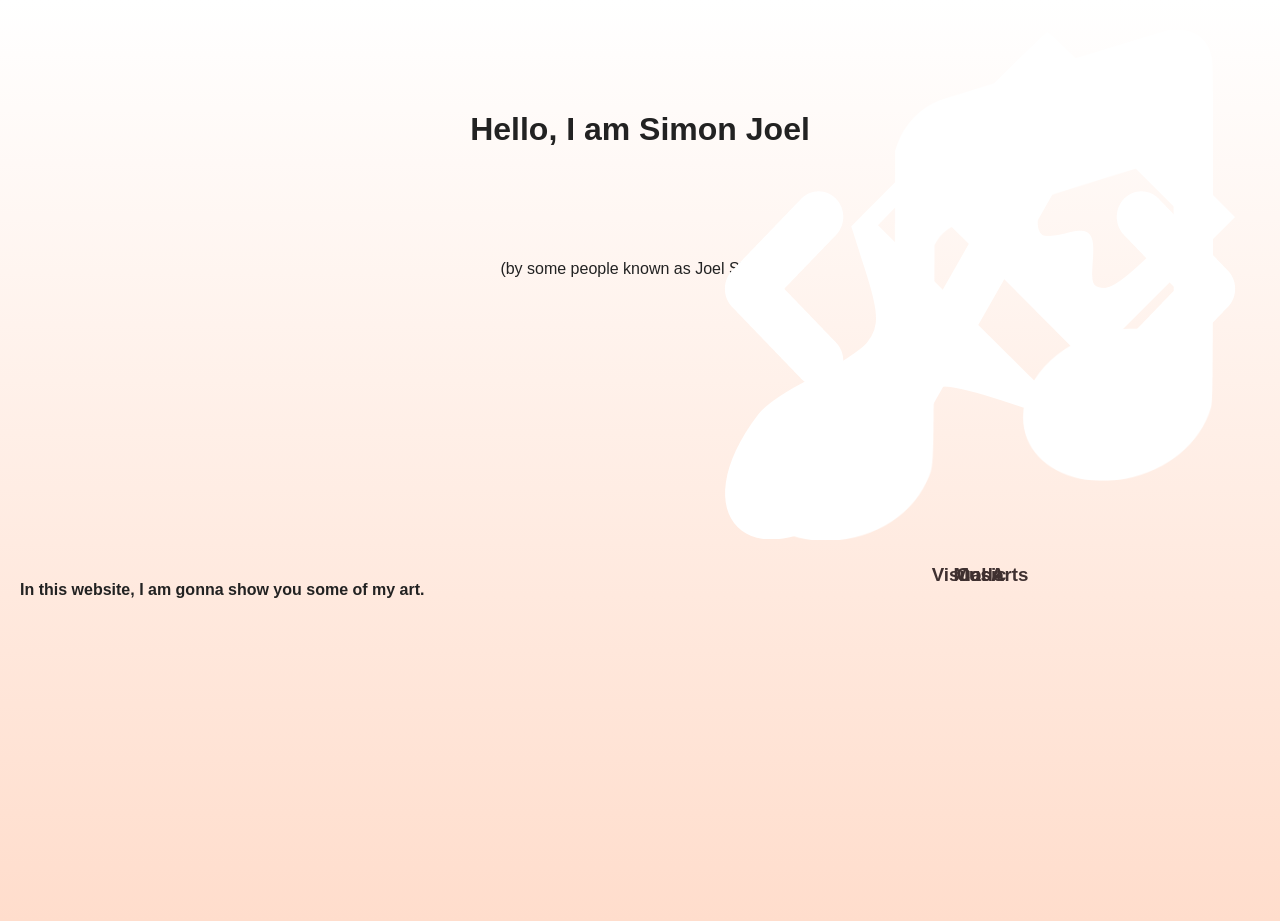
<file: index.html>
<!DOCTYPE html>
<head>
    <meta charset='utf-8'/>
    <meta name="viewport" content="width=device-width, initial-scale=1">
    <link rel="stylesheet" type="text/css" href="style.css" media="screen and (min-width:768px)">
    <link rel="stylesheet" type="text/css" href="mobile.css" media="screen and (max-width:767px)">
    <title>Joel Simon</title>
    <link rel="icon" href="assets/images/art.png" type="image/icon type">
</head>
<body>
    <header>
        <h1>Hello, I am Simon Joel</h1>
        <p>(by some people known as Joel Simon)</p>
    </header>
    <main>
        <b>In this website, I am gonna show you some of my art.</b>
        <hr>
        <a href="sorry.html"><button id="btn" style="animation-duration: 0.4s;"><img src="assets/images/paint.png"><h3>Visual Arts</h3></button></a>
        <a href="code.html"><button id="btn" style="animation-duration: 0.8s;"><img src="assets/images/code.png"><h3>Code</h3></button></a>
        <a href="music.html"><button id="btn" style="animation-duration: 1.2s";><img src="assets/images/music.png"><h3>Music</h3></button></a>
    </main>
    <footer>
        <a href="https://github.com/SimonJoelWarkentin/SimonJoelWarkentin.github.io" style="font-size: 10px;">©website by: Simon Joel</a>
    </footer>
</body>
</file>
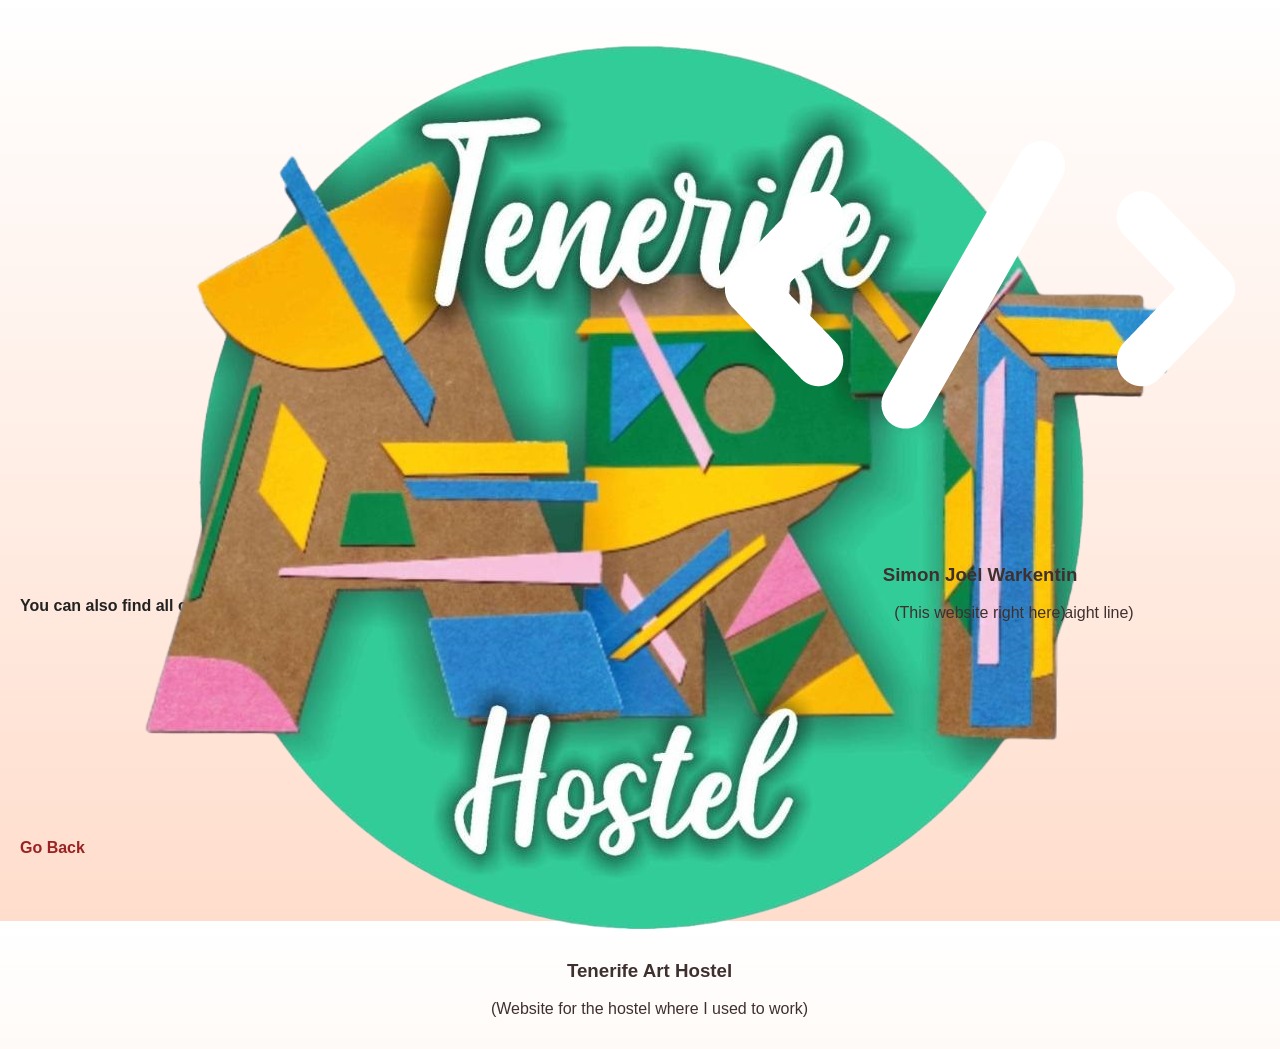
<file: code.html>
<!DOCTYPE html>
<head>
    <meta charset='utf-8'/>
    <meta name="viewport" content="width=device-width, initial-scale=1">
    <link rel="stylesheet" type="text/css" href="style.css" media="screen and (min-width:768px)">
    <link rel="stylesheet" type="text/css" href="mobile.css" media="screen and (max-width:767px)">
    <title>Code</title>
    <link rel="icon" href="assets/images/art.png" type="image/icon type">
</head>
<body>
    <header>
        <h1>Here are some of my Projects</h1>
    </header>
    <main>
        <p><b>You can also find all of these on my <a href="https://github.com/SimonJoelWarkentin/SimonJoelWarkentin.github.io">Github.</a></b></p>
        <hr>
        <a href="https://straightline.wiki/"><button id="btn" style="animation-duration: 0.3s";><img src="assets/images/code.png"><h3>Straight Line Wiki</h3><p>(Website that lists every single straight line)</p></button></a>
        <a href="https://tenerifearthostel.github.io/"><button id="btn" style="animation-duration: 0.6s;"><img src="assets/images/arthostel.png"><h3>Tenerife Art Hostel</h3><p>(Website for the hostel where I used to work)</p></button></a>
        <a href="https://simonjoel.com/"><button id="btn" style="animation-duration: 0.8s";><img src="assets/images/code.png"><h3>Simon Joel Warkentin</h3><p>(This website right here)</p></button></a>
        <p></p>
        <hr><hr><hr><hr>
        <a href="index.html">Go Back</a>

    </main>
    <footer>
        <a href="https://github.com/SimonJoelWarkentin/SimonJoelWarkentin.github.io" style="font-size: 10px;">©website by: Simon Joel</a>
    </footer>
</body>
</file>
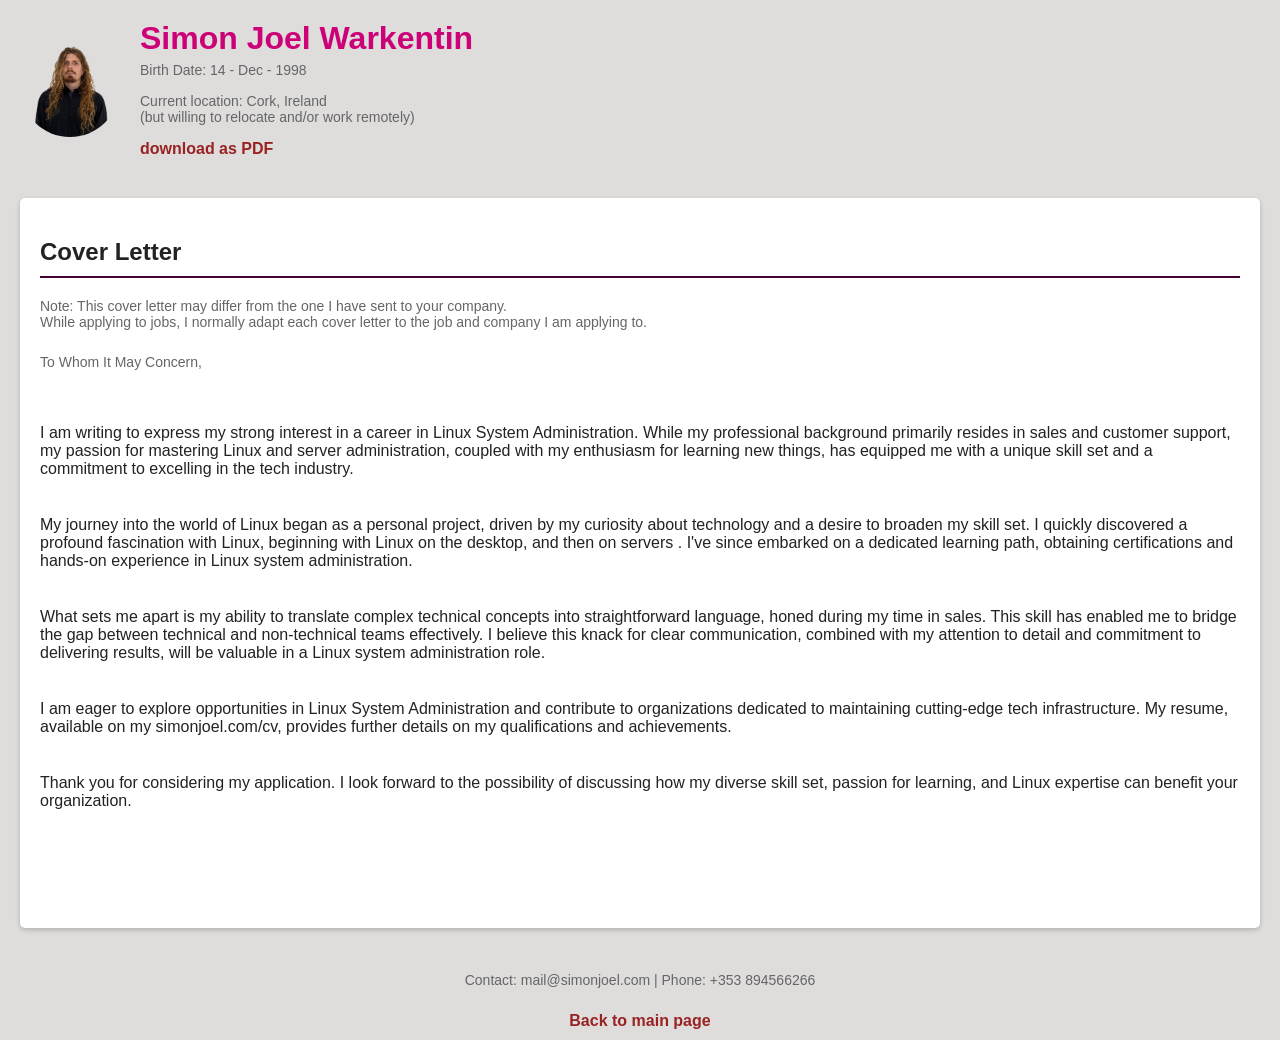
<file: cover_letter.html>
<!DOCTYPE html>
<html lang="en">

<head>
    <meta charset="UTF-8">
    <meta http-equiv="X-UA-Compatible" content="IE=edge">
    <meta name="viewport" content="width=device-width, initial-scale=1.0">
    <title>Cover Letter - Simon Joel</title>
    <link rel="icon" href="assets/images/logo.png" type="image/icon type">
    <link rel="stylesheet" href="cv.css">
</head>

<header>
    <div class="profile-picture">
        <img src="assets/images/simon.png" alt="Profile Picture">
    </div>
    <div class="header-details">
        <h1>Simon Joel Warkentin</h1>
        <p>Birth Date: 14 - Dec - 1998</p>
        <p>Current location: Cork, Ireland<br>(but willing to relocate and/or work remotely)</p>
	<a href="Simon_Joel_Cover_Letter.pdf" download="Simon_Joel_Cover_Letter.pdf">download as PDF</a>
    </div>
</header>
<section class="work-experiences">
    <h2>Cover Letter</h2>
    <p>Note: This cover letter may differ from the one I have sent to your company.<br>While applying to jobs, I normally adapt each cover letter to the job and company I am applying to.</p>
    <div>
        <p class="letter">
To Whom It May Concern,
<br><hr class="letterhr">
I am writing to express my strong interest in a career in Linux System Administration. While my professional background primarily resides in sales and customer support, my passion for mastering Linux and server administration, coupled with my enthusiasm for learning new things, has equipped me with a unique skill set and a commitment to excelling in the tech industry.
<br><hr class="letterhr">
My journey into the world of Linux began as a personal project, driven by my curiosity about technology and a desire to broaden my skill set. I quickly discovered a profound fascination with Linux, beginning with Linux on the desktop, and then on servers . I've since embarked on a dedicated learning path, obtaining certifications and hands-on experience in Linux system administration.
<br><hr class="letterhr">
What sets me apart is my ability to translate complex technical concepts into straightforward language, honed during my time in sales. This skill has enabled me to bridge the gap between technical and non-technical teams effectively. I believe this knack for clear communication, combined with my attention to detail and commitment to delivering results, will be valuable in a Linux system administration role.
<br><hr class="letterhr">
I am eager to explore opportunities in Linux System Administration and contribute to organizations dedicated to maintaining cutting-edge tech infrastructure. My resume, available on my simonjoel.com/cv, provides further details on my qualifications and achievements.
<br><hr class="letterhr">
Thank you for considering my application. I look forward to the possibility of discussing how my diverse skill set, passion for learning, and Linux expertise can benefit your organization.
        </p>
    </div>
    <hr>

    <hr>
</section>

    <footer>
        <p>Contact: mail@simonjoel.com | Phone: +353 894566266</p>
        <a href="index.php">Back to main page</a>
    </footer>

</body>

</html>
</file>
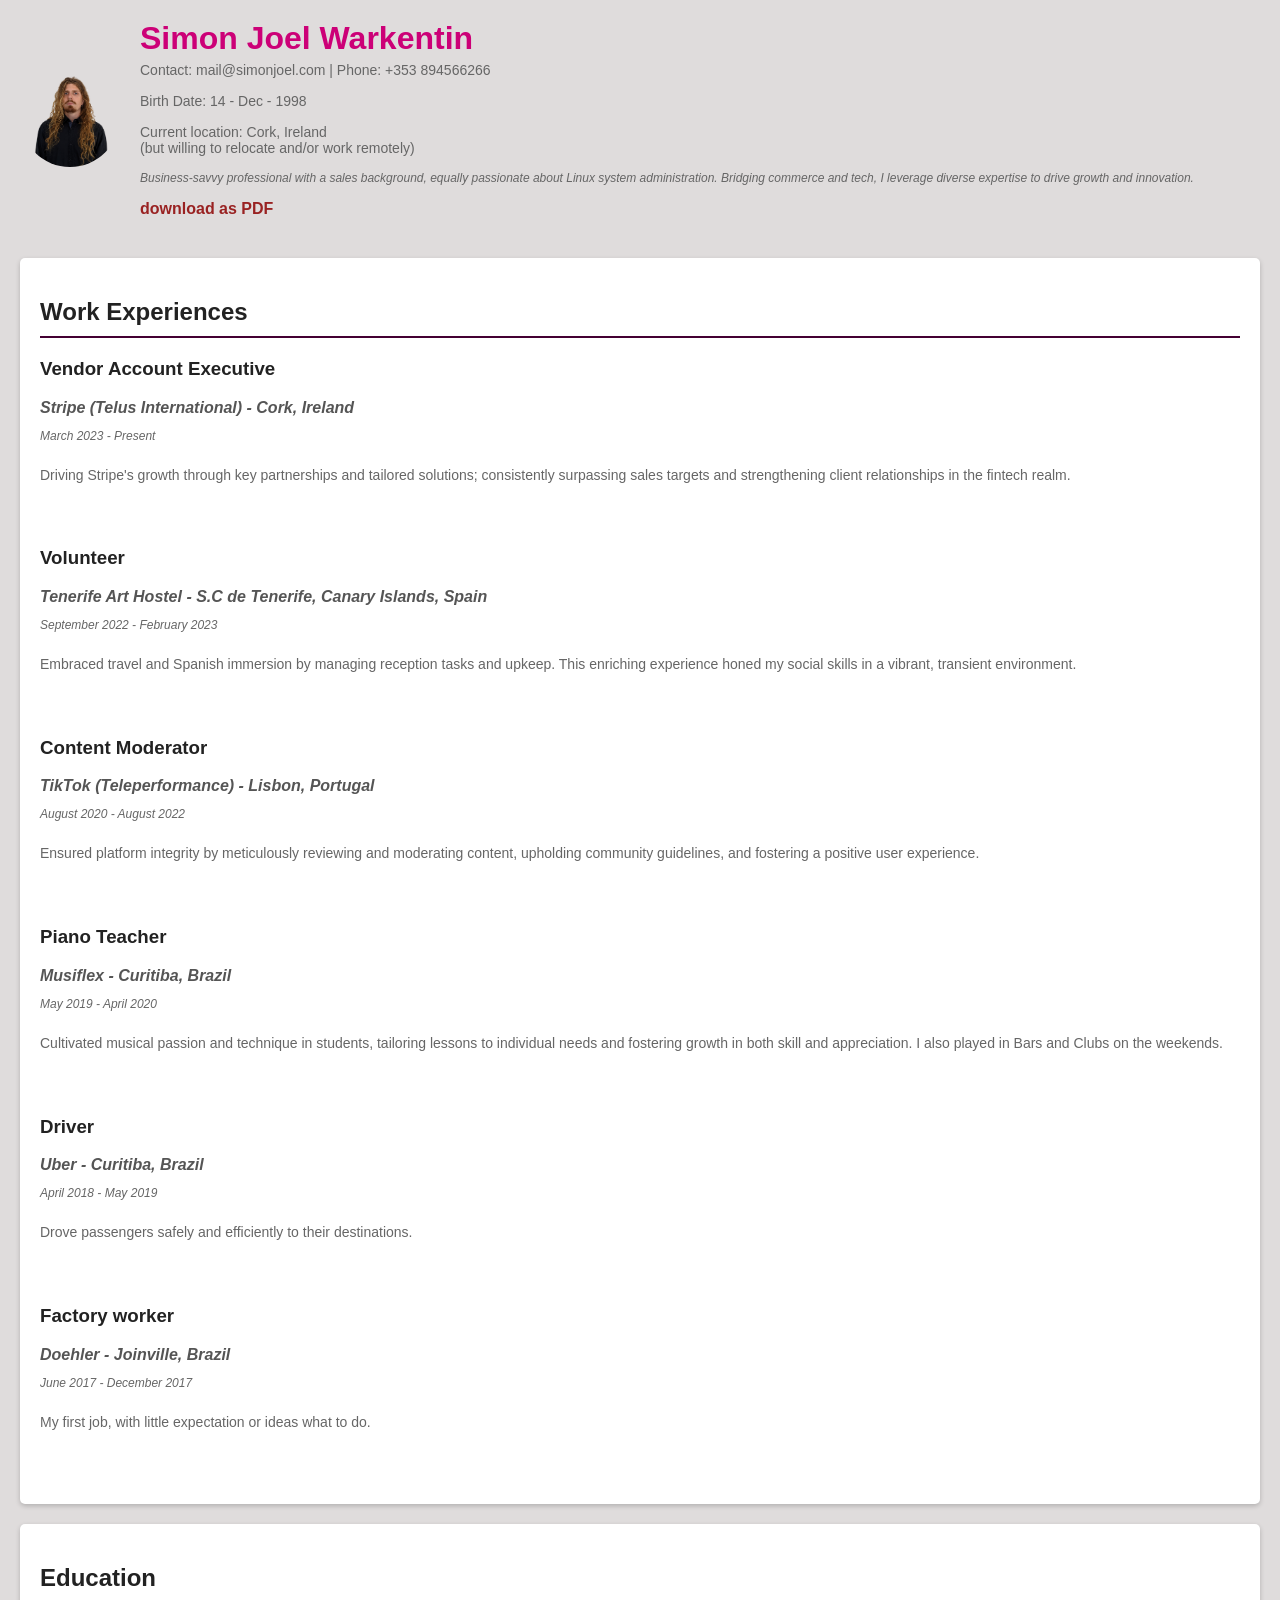
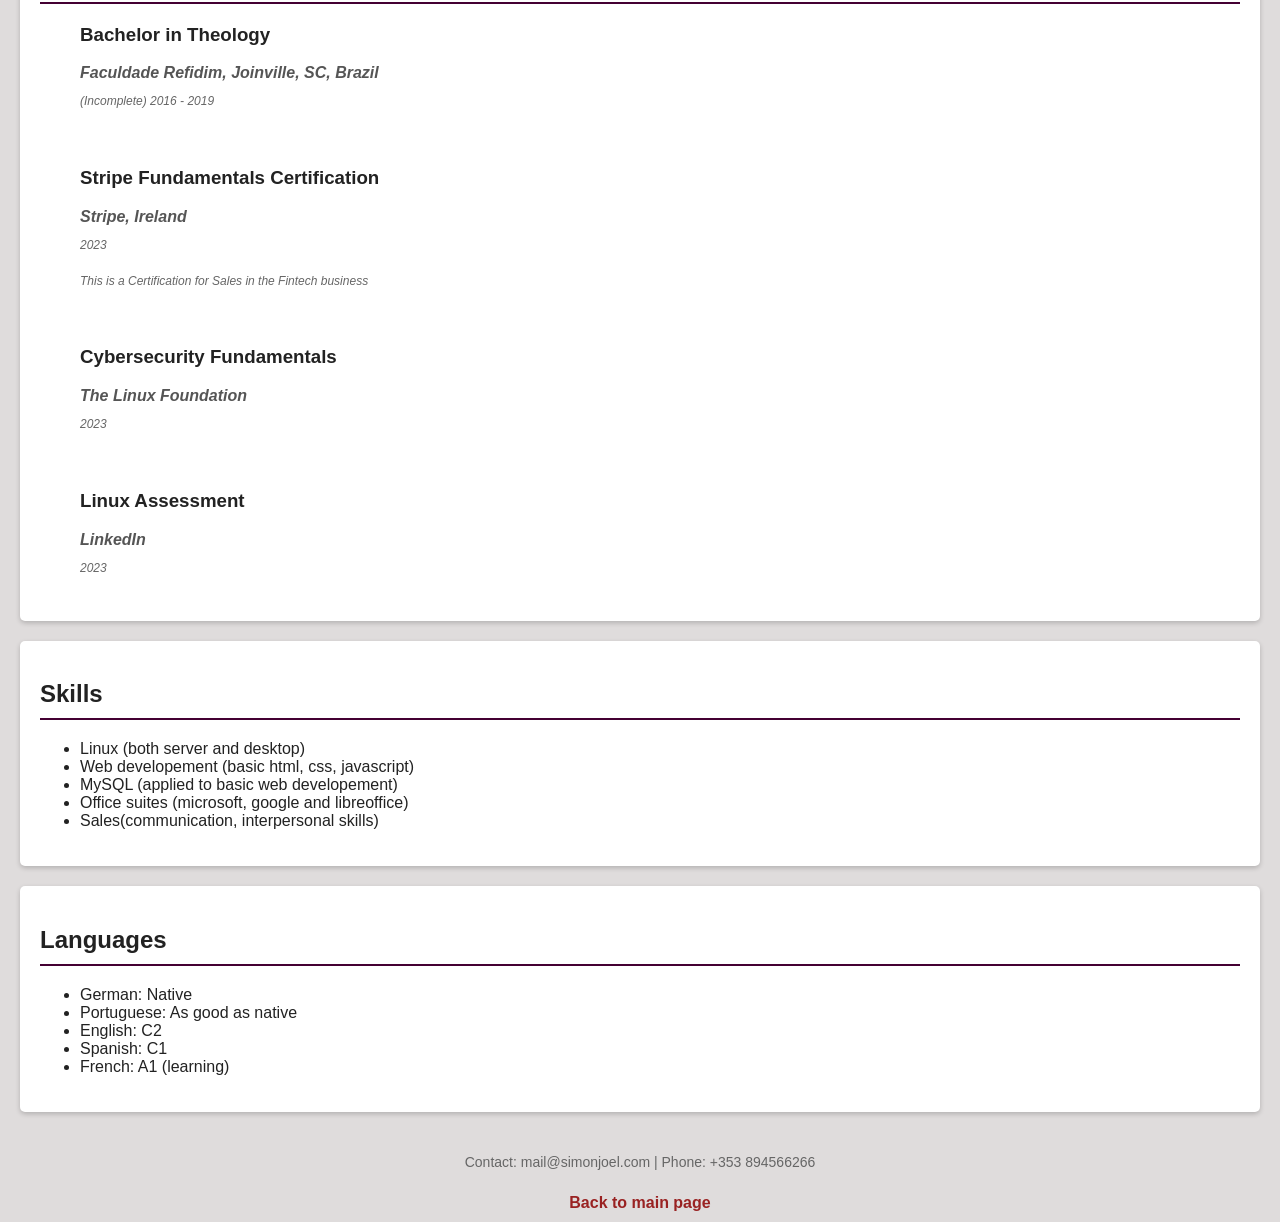
<file: cv.html>
<!DOCTYPE html>
<html lang="en">

<head>
    <meta charset="UTF-8">
    <meta http-equiv="X-UA-Compatible" content="IE=edge">
    <meta name="viewport" content="width=device-width, initial-scale=1.0">
    <title>CV - Simon Joel</title>
    <link rel="icon" href="assets/images/logo.png" type="image/icon type">
    <link rel="stylesheet" href="cv.css">
</head>

<body>

    <header>
        <div class="profile-picture">
            <img src="assets/images/simon.png" alt="Profile Picture">
        </div>
        <div class="header-details">
	    <h1>Simon Joel Warkentin</h1>
            <p>Contact: mail@simonjoel.com | Phone: +353 894566266</p>
            <p>Birth Date: 14 - Dec - 1998</p>
            <p>Current location: Cork, Ireland<br>(but willing to relocate and/or work remotely)</p>
            <p class="date">Business-savvy professional with a sales background, equally passionate about Linux system administration. Bridging commerce and tech, I leverage diverse expertise to drive growth and innovation.</p>
	    <a href="Simon_Joel_CV.pdf" download="Simon_Joel_CV.pdf">download as PDF</a>
	</div>
	<hr>
    </header>
    <section class="work-experiences">
	<h2>Work Experiences</h2>
        <div class="experience">
            <h3>Vendor Account Executive</h3>
	    <b class="employer">Stripe (Telus International) - Cork, Ireland</b>
            <p class="date">March 2023 - Present</p>
            <p>Driving Stripe's growth through key partnerships and tailored solutions; consistently surpassing sales targets and strengthening client relationships in the fintech realm.</p>
        </div>
        <hr>
        <div class="experience">
            <h3>Volunteer</h3>
            <b class="employer">Tenerife Art Hostel - S.C de Tenerife, Canary Islands, Spain</b>
            <p class="date">September 2022 - February 2023</p>
            <p>Embraced travel and Spanish immersion by managing reception tasks and upkeep. This enriching experience honed my social skills in a vibrant, transient environment.</p>
        </div>
        <hr>
        <div class="experience">
            <h3>Content Moderator</h3>
            <b class="employer">TikTok (Teleperformance) - Lisbon, Portugal</b>
            <p class="date">August 2020 - August 2022</p>
            <p>Ensured platform integrity by meticulously reviewing and moderating content, upholding community guidelines, and fostering a positive user experience.</p>
        </div>
        <hr>
        <div class="experience">
            <h3>Piano Teacher</h3>
            <b class="employer">Musiflex - Curitiba, Brazil</b>
            <p class="date">May 2019 - April 2020</p>
            <p>Cultivated musical passion and technique in students, tailoring lessons to individual needs and fostering growth in both skill and appreciation. I also played in Bars and Clubs on the weekends.</p>
        </div>
        <hr>
        <div class="experience">
            <h3>Driver</h3>
            <b class="employer">Uber - Curitiba, Brazil</b>
            <p class="date">April 2018 - May 2019</p>
            <p>Drove passengers safely and efficiently to their destinations.</p>
        </div>
        <hr>
        <div class="experience">
            <h3>Factory worker</h3>
            <b class="employer">Doehler - Joinville, Brazil</b>
            <p class="date">June 2017 - December 2017</p>
            <p>My first job, with little expectation or ideas what to do.</p>
        </div>
        <hr>
    </section>

    <section class="education">
        <h2>Education</h2>
        <ul>
            <div class="experience">
                <h3>Bachelor in Theology</h3>
                <b class="employer">Faculdade Refidim, Joinville, SC, Brazil</b>
                <p class="date">(Incomplete) 2016 - 2019</p>
            </div>
            <hr>
            <div class="experience">
                <h3>Stripe Fundamentals Certification</h3>
                <b class="employer">Stripe, Ireland</b>
                <p class="date">2023</p>
                <p class="date">This is a Certification for Sales in the Fintech business</p>
	    </div>
	    <hr>
	    <div class="experience">
               <h3>Cybersecurity Fundamentals</h3>
                <b class="employer">The Linux Foundation</b>
                <p class="date">2023</p>
            </div>
	    <hr>
	    <div class="experience">
                <h3>Linux Assessment</h3>
                <b class="employer">LinkedIn</b>
                <p class="date">2023</p>
            </div>
        </ul>
    </section>
    <section class="skills">
        <h2>Skills</h2>
        <ul>
            <li>Linux (both server and desktop)</li>
            <li>Web developement (basic html, css, javascript)</li>
            <li>MySQL (applied to basic web developement)</li>
            <li>Office suites (microsoft, google and libreoffice)</li>
            <li>Sales(communication, interpersonal skills)</li>
        </ul>
    </section>

    <section class="languages">
        <h2>Languages</h2>
        <ul>
            <li>German: Native</li>
            <li>Portuguese: As good as native</li>
            <li>English: C2</li>
            <li>Spanish: C1</li>
            <li>French: A1 (learning)</li>
        </ul>
    </section>
<br>
    <footer>
        <p>Contact: mail@simonjoel.com | Phone: +353 894566266</p>
        <a href="index.php">Back to main page</a>
	<!--uncomment the following part when saving as pdf-->
	<!--a href="https://simonjoel.com/cv.html">view my CV online on simonjoel.com</a-->
    </footer>

</body>

</html>
</file>
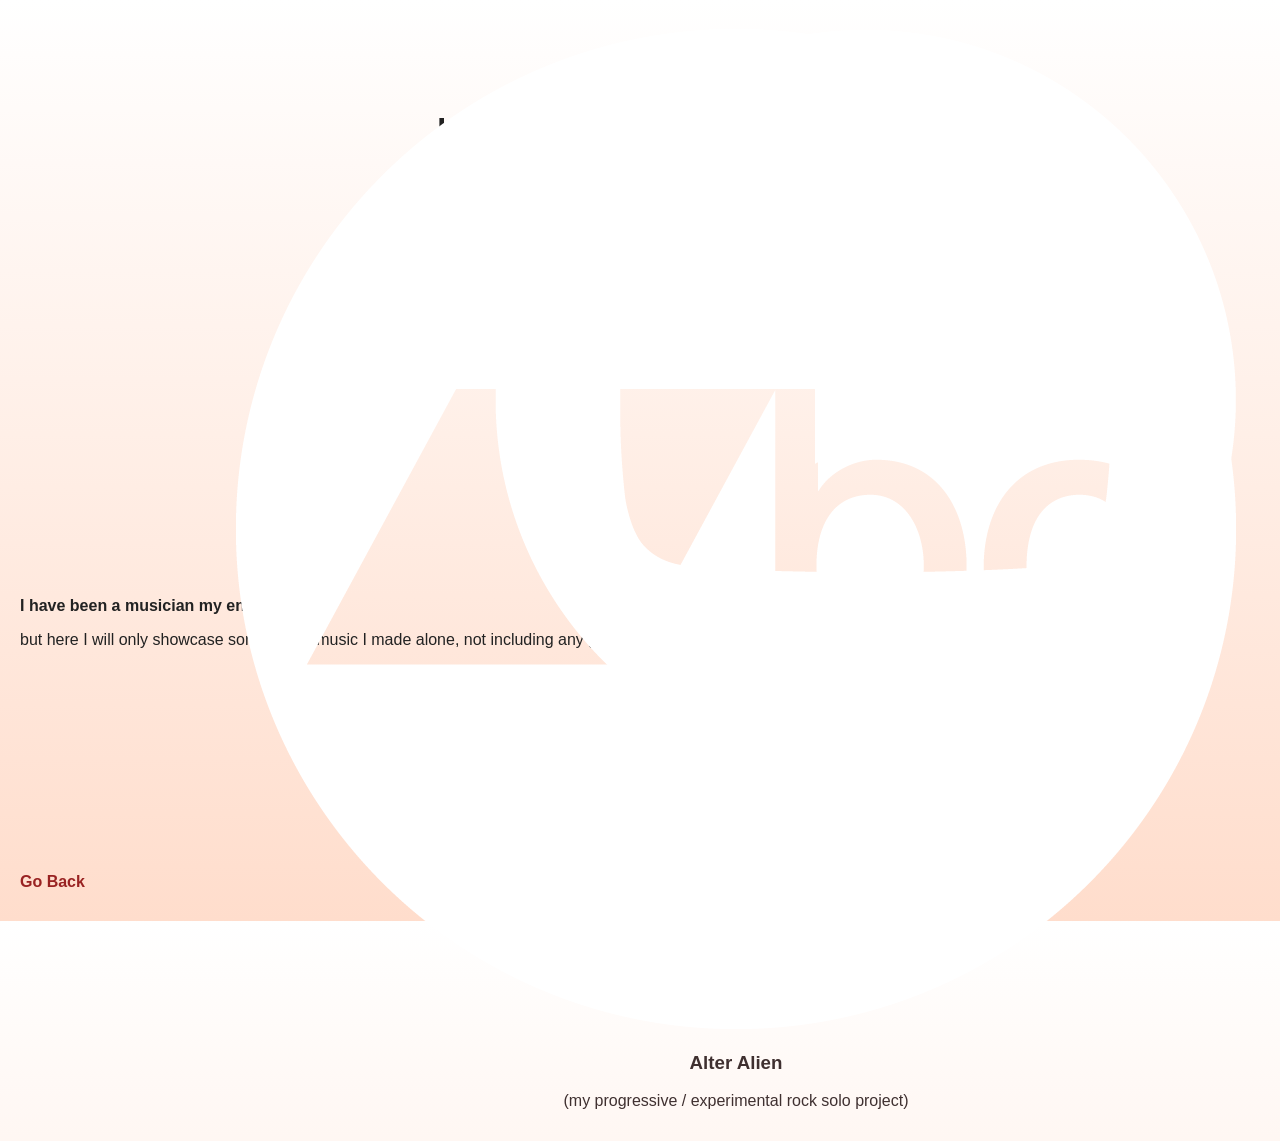
<file: music.html>
<!DOCTYPE html>
<head>
    <meta charset='utf-8'/>
    <meta name="viewport" content="width=device-width, initial-scale=1">
    <link rel="stylesheet" type="text/css" href="style.css" media="screen and (min-width:768px)">
    <link rel="stylesheet" type="text/css" href="mobile.css" media="screen and (max-width:767px)">
    <title>Music</title>
    <link rel="icon" href="assets/images/art.png" type="image/icon type">
</head>
<body>
    <header>
        <h1>Here is some of my music:</h1>
    </header>
    <main>
        <p><b>I have been a musician my entire life,</b></p>
        <p>but here I will only showcase some of the music I made alone, not including any groups I played in.</p>
        <hr>
        <a href="https://www.youtube.com/@joelsimonbetke879"><button id="btn" style="animation-duration: 0.4s;"><img src="assets/images/youtube.png"><h3>Joel Simon</h3><p>(My channel with a few solo songs)</p></button></a>
        <a href="https://alteralien.bandcamp.com/album/alter-alien?from=search&search_item_id=3551819044&search_item_type=a&search_match_part=%3F&search_page_id=2443124041&search_page_no=0&search_rank=1&logged_out_menubar=true"><button id="btn" style="animation-duration: 0.8s";><img src="assets/images/bandcamp.png"><h3>Alter Alien</h3><p>(my progressive / experimental rock solo project)</p></button></a>
        <p></p>
        <hr><hr><hr><hr>
        <a href="index.html">Go Back</a>

    </main>
    <footer>
        <a href="https://github.com/SimonJoelWarkentin/SimonJoelWarkentin.github.io" style="font-size: 10px;">©website by: Simon Joel</a>
    </footer>
</body>
</file>
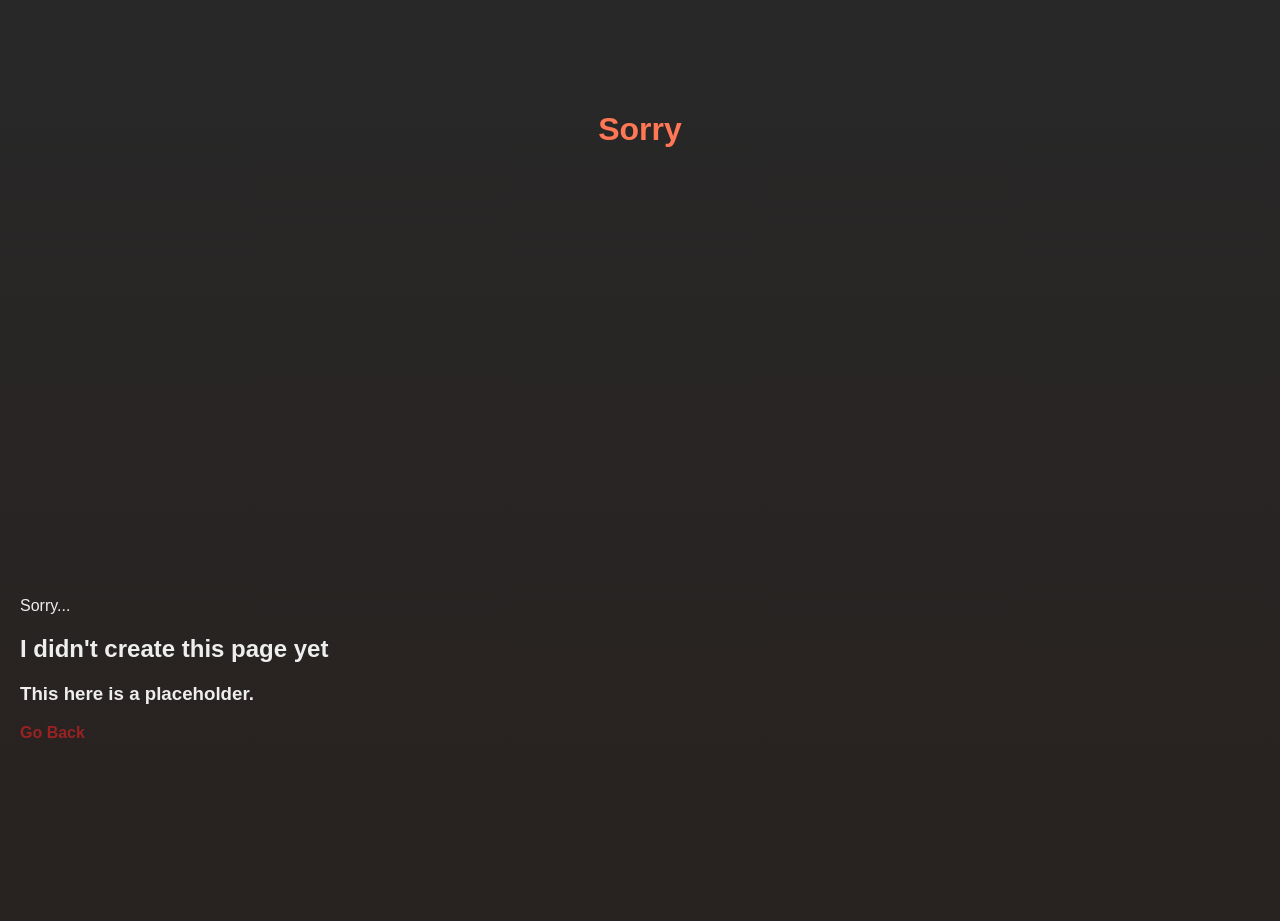
<file: sorry.html>
<!DOCTYPE html>
<head>
    <meta charset='utf-8'/>
    <meta name="viewport" content="width=device-width, initial-scale=1">
    <link rel="stylesheet" type="text/css" href="dark.css" media="screen and (min-width:768px)" id="theme-style">
    <title>Sorry</title>
    <link rel="icon" href="assets/images/simon.png" type="image/icon type">
    <style></style>
</head>
<body>
    <header>
        <h1>Sorry</h1>
    </header>
    <main>
        <p>Sorry...</p>
        <h2>I didn't create this page yet</h2>
        <h3>This here is a placeholder.</h3>
        <a href="index.php">Go Back</a>
	<hr><hr><hr>
    </main>
    <footer>
        <a href="https://github.com/SimonJoelWarkentin/straightlinewiki" style="font-size: 10px;">website made by Simon Joel</a>
    </footer>
</body>
</file>
<file: style.css>
html {
    scroll-behavior: smooth;
}

::selection {
    color: #282220;
    background: #fdc;
}

body {
    background: linear-gradient(to bottom, #fff 0%, #fdc 100%); /* Background gradient */
    color: #222;
    font-family: 'Arial', sans-serif;
    margin:0%;
    min-height: 100vh;
}

header {
    min-height: 60vh;
    text-align: center;
    /*padding: 20px 0;*/
}

h1 {
    padding-top: 10vh;
    padding-bottom: 10vh;
}

#title-section {
    text-align: center;
    font-size: 3em;
}

#title-section img {
    height: 100px;
    width: auto;
}

#title-section p {
    text-align: left;
    margin-left: 5%;
    font-size: 40%;
}

#navigation-bar a {
    font-weight: lighter;
}

#navigation-bar ul {
    list-style-type: none;
    margin: 0;
    padding: 0;
    overflow: hidden;
    background-color: #cfc5c1;
    box-shadow: 0px 2px 5px 0px rgba(0,0,0,0.2);
}

#navigation-bar li {
    float: left;
}

#navigation-bar li a {
    display: block;
    color: #fff;
    text-align: center;
    padding: 14px 16px;
    text-decoration: none;
    font-weight: 600;
}

#navigation-bar li a:hover {
    background-color: #111;
}

button {
    background-color: transparent;
    border: none;
    color: #3f3030;
    padding: 15px 32px;
    text-align: center;
    text-decoration: none;
    display: inline-block;
    font-size: 16px;
    margin: 4px 2px;
    cursor: pointer;
    transition: all 0.2s ease-in-out;
    position: absolute;
    top: 10px;
    right: 10px;
}

button:hover {
    color: #111;
    transform: scale(1.2);
}

.download-button {
    min-width: 140px;
    margin-bottom: 10px;
    display: inline-block;
    padding: 10px 20px;
    color: #fff;
    background-color: #c45;
    border: 1px solid #c45;
    border-radius: 5px;
    text-decoration: none;
    font-weight: bold;
    text-align: center;
    cursor: pointer;
    transition: background-color 0.3s;
}

.download-button:hover {
    background-color: #f56;
    border: 1px solid black;
    transform: scale(1.02);
}
 
hr {
    opacity: 0;
    padding-bottom: 30px;
}

main {
    padding: 20px;
}

section {
    position: relative;
    min-width: 60%;
    width: auto;
    margin-bottom: 20px;
    padding: 20px;
    border-radius: 4px;
}

a {
    text-decoration: none;
    font-weight: 600;
    color: #922;
    transition: 0.3s;
}

a[href]:hover {
    color: #d55;
}

#content1, #content3 {
    text-align: center;
    background-color: #ddd;
    box-shadow: 0px 2px 5px 0px rgba(0,0,0,0.2);
}

#content2 {
    text-align: left;
    background-color: #222;
    color: #fff;
}

#content2 h2 {
    color: #FF7766;
}

#content3 img {
    max-height: 40px;
    width: auto;
/*    display: block;*/
}

#content4 {
    text-align: right;
    background-color: #282828;
    color: #fff;
}

#content4 h2 {
    color: #FF7766;
}

#content5 {
    text-align: left;
    margin-left: 5%;
    margin-bottom:5%;
}

#content5 a[href]:hover {
    color: #fff
}

#content7 {
    padding: 20px;
    background-color: #ddd;
    box-shadow: 0px 2px 5px 0px rgba(0,0,0,0.2);
}

.image-text-wrapper {
    display: flex;
    align-items: center;
    margin-bottom: 20px;
}

.image-text-wrapper p {
    flex: 1; /* Ensure the text takes up all available space */
    margin: 0 20px; /* Margin between image and text */
}

.left-image,
.right-image {
    border-radius: 4px;
    height: 40vh;
    width: auto;
}

.right-aligned {
    flex-direction: row-reverse;
}

.right-aligned p {
    text-align: right;
}


footer {
    font-size: 14px;
    font-weight: normal;
    background-color: #ababab;
    text-align: center;
    padding: 10px 0;
    position: fixed;
    width: 100%;
    bottom: 0;
    opacity: 0;
    transition: opacity 0.2s ease-in-out;
}

footer a {
    font-weight: lighter;
}

/*Dropdowns:*/
#navigation-bar li a {
    color: #282828;
    transition: all 0.2s ease-in-out;
}

#navigation-bar li a:hover {
    background-color: #353535;
    color:#FF7766;
    border-radius: 4px;
}

#navigation-bar .nav-link {
    color: #282828;
    font-weight: normal;
    transition: all 0.2s ease-in-out;
}

#navigation-bar .nav-link:hover {
    background-color: #fffafa;
    color: #FF7766;
    border-radius: 4px 4px 0 0;
    border: none;
}

.dropdown-content {
    position: absolute;
    background: #fffafa;
    border-radius: 0 0 4px 4px;
    min-width: 160px;
    box-shadow: 0px 8px 16px 0px rgba(0,0,0,0.2);
    padding: 12px 16px;
    z-index: 1;
    opacity: 0;
    transition: all 0.3s ease-in-out;
    visibility: hidden;
    transform: translateY(-10px);
}

.dropdown-content a {
    padding: 12px 16px;
    text-decoration: none;
    display: block;
}

.dropdown-content a:hover {
    background-color: #ddd;
}

#navigation-bar li:hover .dropdown-content {
    opacity: 1;
    visibility: visible;
    transform: translateY(0);
}

.dropdown-content:hover, .dropdown-content a:hover {
    opacity: 1;
    visibility: visible;
    transform: translateY(0);
}
</file>
<file: mobile.css>
@import 'https://fonts.googleapis.com/css?family=JetBrains+Mono';

* {
	-webkit-box-sizing: border-box;
	box-sizing: border-box;
}

header {
	margin-top: 15%;
}

body {
	font-family: 'JetBrains Mono', sans-serif;
	line-height: 1.75em;
	font-size: 16px;
	background-color: #282828;
	color: #eee;
	text-align: center;
	animation-name: fadeInBackground;
	animation-duration: 4s;
	animation-fill-mode: forwards;
}

@keyframes fadeInBackground {
    from {
    background-color: #181818;
    }
    to {
    background-color: #282828; 
    }
}

img {
	max-width: 100%;
	opacity: 0.6;
}

 button {
	font-family: 'JetBrains Mono', sans-serif;
    background-color: #282828;
    border: #d8d8d8;
    border-radius: 40px;
    color: #aaa;
    cursor: pointer;
/*    display: inline-block;*/
    margin: 40px;
    padding: 10px 20px;
    height: 222px;
	width: 222px;
    background: rgba(1, 1, 1, 0)
  }

  #btn { /*maybe not necessary*/
    z-index: 5;
    margin: 0 10px;
    cursor: pointer;
	transition: 0.2s;
  }

  #btn img {
    transition: 0.2s;
  }

  #btn img:hover {
    opacity: 1;
    transform: scale(1.2);
  }

  #btn:hover {
/*    background-color: #090909;*/
	opacity: 0.8;
	transform: scale(1.05);
	color: #eee;
  }

  h1 {
	font-size: 30px;
	line-height: 34px;
    animation-name: fadeInText;
	animation-duration: 1.5s;
	animation-fill-mode: forwards;
}

@keyframes fadeInText {
    from {
      color: #181818;
    }
    to {
      color: #eee; 
    }

}

p {
	font-size: 16px;
	color: #999;
    animation-name: fadeInText;
	animation-duration: 0.7s;
	animation-fill-mode: forwards;
}

h3 {
	font-size: 16px;
}

h3:hover {
	color: #fff;
}

a {
	font-size: 10px;
	text-decoration: none;
	color: #555;
	transition: 0.4s;
}

a[href]:hover {
	color: #fff;
}

hr {
	opacity: 0;
	padding-bottom: 20px;
}

footer {
	margin-top: 15%;
}
</file>
<file: cv.css>
html {
	scroll-behavior: smooth;
}

::selection {
    color: #fed;
    background: #333;
}

body {
/*    background: linear-gradient(to bottom, #fed 0%, #fff 50%, #fdc 100%);*/
    background-color: #dfdcdc;
    color: #222;
    font-family: 'Arial', sans-serif;
    margin:0%;
}

header {
    display: flex;
    align-items: center;
    padding: 20px;
    background-color: transparent;
    border-bottom: 0px solid #fcc;
}

.profile-picture img {
    width: 100px;
    height: 100px;
    border-radius: 50%;
    margin-right: 20px;
}

.header-details h1 {
    font-size: 2em;
    margin: 0;
    color: #cc0077;
}

.header-details p {
    margin: 5px 0;
}

section {
    margin: 20px;
    padding: 20px;
    background-color: #fff;
    border-radius: 5px;
    box-shadow: 0px 2px 5px 0px rgba(0,0,0,0.2);
}

h2 {
    border-bottom: 2px solid #440033;
    padding-bottom: 10px;
}

hr {
	opacity: 0;
	padding-bottom: 20px;
}

.experience, .skills, .languages, .education {
    margin-bottom: 0; /*probably not necessary*/
}

.employer {
    margin-bottom: 0;
    color:#555;
    font-style: italic;
    padding-top: 0;
}

.date {
    margin-bottom: 0;
    font-style: italic;
    font-size: 12px;
    color: #666;
}

.letter p {
    margin-bottom: 0;
    color:#222;
    font-size: 16px;
    padding-top: 0;
}

.letter hr {
	opacity: 0;
	height: 10px;
    padding-bottom: 0px;
    margin-bottom: 0px;
    margin-top: 0px;
}

p {
    color: #666;
    font-size: 14px;
    padding-bottom: 10px;
}

footer {
    background-color: transparent;
    text-align: center;
    padding: 10px 0;
    width: 100%;
    bottom: 0;
}

a {
    text-decoration: none;
    font-weight: 600;
    color: #922;
    transition: 0.3s;
}

a[href]:hover {
    color: #d55;
}

/*Not using right now, but pretty good for the "download as pdf" button...*/
.download-button {
    min-width: 140px;
    margin-bottom: 10px;
    display: inline-block;
    padding: 10px 20px;
    color: #fff;
    background-color: #f89;
    border: 2px solid #f89;
    border-radius: 5px;
    text-decoration: none;
    font-weight: bold;
    text-align: center;
    cursor: pointer;
    transition: background-color 0.3s;
}

.download-button:hover {
    background-color: #c45;
    border: 2px solid #934;
    color: #fff;
    transform: scale(1.02);
}
</file>
<file: dark.css>
html {
	scroll-behavior: smooth;
}

::selection {
    color: #d98;
    background: #000;
}

body {
    background: linear-gradient(to bottom, #282828 0%, #282220 100%);
    color: #eee;
    font-family: 'Arial', sans-serif;
    margin: 0%;
    min-height: 100vh;
}

h1 {
    color: #f75;
    padding-top: 10vh;
    padding-bottom: 10vh;
}

header {
    min-height: 60vh;
    text-align: center;
    /*padding: 20px 0;*/
}

#title-section {
    text-align: center;
    /*padding: 20px 0;*/
    font-size: 3em;
}

#title-section img {
    height: 100px;
    width: auto;
}

#title-section p {
    text-align: left;
    margin-left: 5%;
    font-size: 40%;
}

#navigation-bar a {
    font-weight: lighter;
}

#navigation-bar ul {
    list-style-type: none;
    margin: 0;
    padding: 0;
    overflow: hidden;
    background-color: #333;
    box-shadow: 0px 2px 5px 0px rgba(0,0,0,0.2);
}

#navigation-bar li {
    float: left;
}

#navigation-bar li a {
    display: block;
    color: #fff;
    text-align: center;
    padding: 14px 16px;
    text-decoration: none;
    font-weight: 600;
}

#navigation-bar li a:hover {
    background-color: #faa;
}

button {
    background-color: transparent;
    border: none;
    color: #edd;
    padding: 15px 32px;
    text-align: center;
    text-decoration: none;
    display: inline-block;
    font-size: 16px;
    margin: 4px 2px;
    cursor: pointer;
    transition: all 0.2s ease-in-out;
    position: absolute;
    top: 10px;
    right: 10px;
}

button:hover {
    color: #fff;
    transform: scale(1.2);
}

.download-button {
    min-width: 140px;
    margin-bottom: 10px;
    display: inline-block;
    padding: 10px 20px;
    color: #fff;
    background-color: #333;
    border-radius: 5px;
    border: 1px solid #333;
    text-decoration: none;
    font-weight: bold;
    text-align: center;
    cursor: pointer;
    transition: background-color 0.3s;
}

.download-button:hover {
    background-color: #111;
    border: 1px solid #f67;
    transform: scale(1.02);
}
 
hr {
	opacity: 0;
	padding-bottom: 30px;
}

main {
    padding: 20px;
}

section {
    position: relative;
    min-width: 60%;
    width: auto;
    margin-bottom: 20px;
    padding: 20px;
    border-radius: 4px;
}

a {
	text-decoration: none;
    font-weight: 600;
	color: #922;
	transition: 0.3s;
}

a[href]:hover {
	color: #d55;
}


#content1, #content3 {
    text-align: center;
    background-color: #111;
    box-shadow: 0px 2px 5px 0px rgba(0,0,0,0.2);
}

#content2 {
    text-align: left;
    background-color: #464646;
    color: #fff;
    box-shadow: 0px 2px 5px 0px rgba(0,0,0,0.2);
}

#content2 h2 {
    color: #FF7766;
}

#content3 img {
    height: 100px;
    width: auto;
}

#content4 {
    text-align: right;
    background-color: #464646;
    color: #fff;
    box-shadow: 0px 2px 5px 0px rgba(0,0,0,0.2);
}

#content4 h2 {
    color: #FF7766;
}

#content5 {
    text-align: left;
    margin-left: 5%;
    margin-bottom: 5%;
}

#content7 {
    padding: 20px;
    text-align: left;
    background-color: #464646;
    color: #fff;
    box-shadow: 0px 2px 5px 0px rgba(0,0,0,0.2);
}

#content7 h2 {
    color: #FF7766;
}

.image-text-wrapper {
    display: flex;
    align-items: center;
    margin-bottom: 20px;
}

.image-text-wrapper p {
    flex: 1;
    margin: 0 20px;
}

.left-image,
.right-image {
    border-radius: 4px;
    height: 40vh;
    width: auto;
}

.right-aligned {
    flex-direction: row-reverse;
}

.right-aligned p {
    text-align: right;
}


footer {
    font-size: 14px;
    font-weight: normal;
    background-color: #111;
    text-align: center;
    padding: 10px 0;
    position: fixed;
    width: 100%;
    bottom: 0;
    opacity: 0;
    transition: opacity 0.2s ease-in-out;
}

footer a {
    font-weight: lighter;
}

/*Dropdowns:*/
#navigation-bar li a {
    color: #fee;
    transition: all 0.2s ease-in-out;
    border: solid 1px transparent;
}

#navigation-bar li a:hover {
    background-color: #111;
    color:#FF7766;
    border-radius: 4px;
    border: solid 1px #703020;
}

#navigation-bar .nav-link {
    color: #ddd;
    font-weight: normal;
    transition: all 0.2s ease-in-out;
}

#navigation-bar .nav-link:hover {
    background-color: #161616;
    color: #ddd;
    border-radius: 4px 4px 0 0;
    border: none;
}

.dropdown-content {
    position: absolute;
    background: #161616;
    border-radius: 0 0 4px 4px;
    min-width: 160px;
/*    box-shadow: 0px 8px 16px 0px rgba(0,0,0,0.2);*/
    padding: 12px 16px;
    z-index: 1;
    opacity: 0;
    transition: all 0.3s ease-in-out;
    visibility: hidden;
    transform: translateY(-10px);
}

.dropdown-content a {
    padding: 12px 16px;
    text-decoration: none;
    display: block;
}

.dropdown-content a:hover {
    background-color: #111;
}

#navigation-bar li:hover .dropdown-content {
    opacity: 1;
    visibility: visible;
    transform: translateY(0);
}

.dropdown-content:hover, .dropdown-content a:hover {
    opacity: 1;
    visibility: visible;
    transform: translateY(0);
}
</file>
